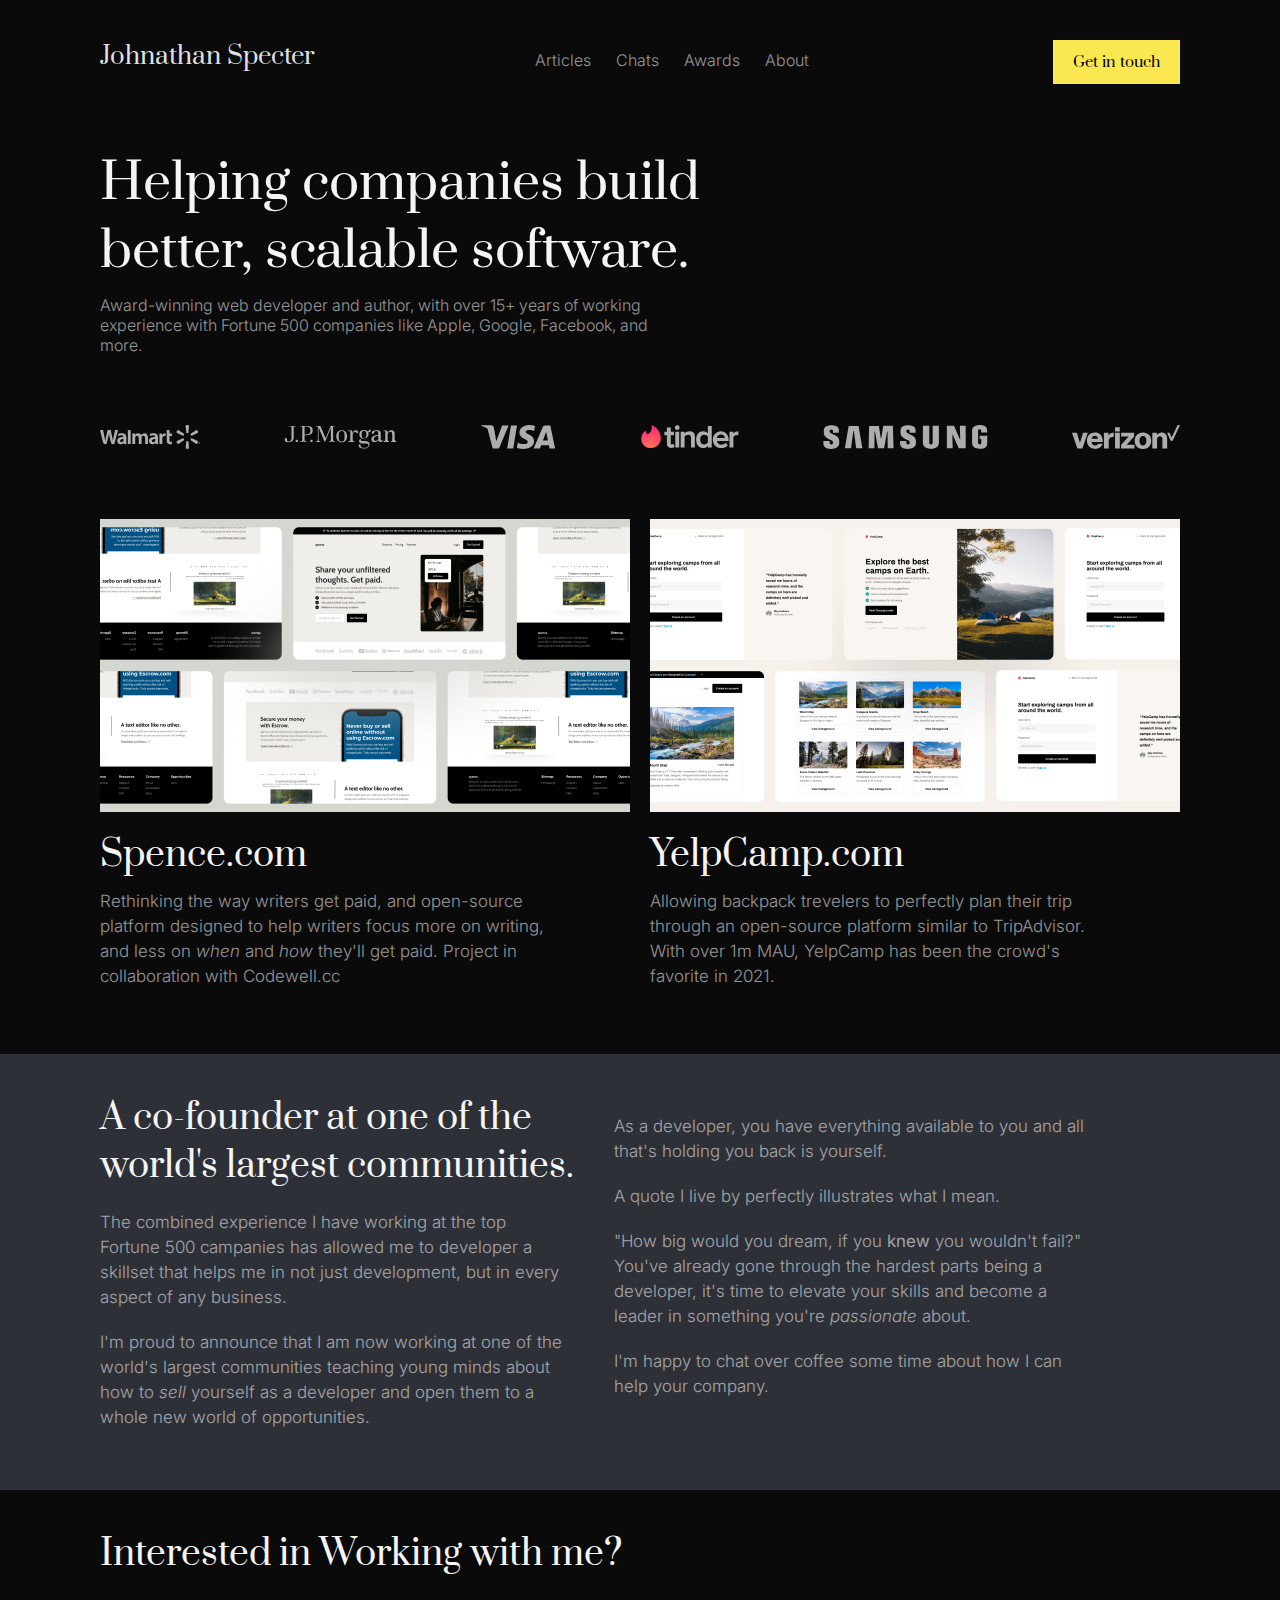
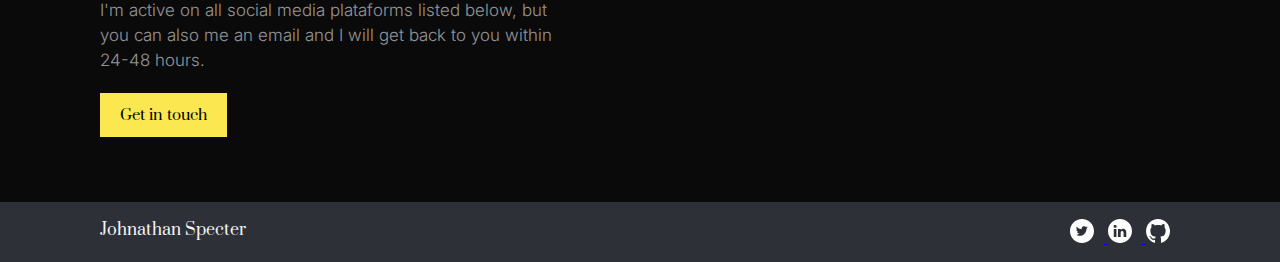
<file: Portifólio/index.html>
<!DOCTYPE html>
<html lang="pt-br">
<head>
    <meta charset="UTF-8">
    <meta name="viewport" content="width=device-width, initial-scale=1.0">
    <title>Portifólio</title>
    <link rel="stylesheet" href="style.css">
</head>
<body>
    <main class="container">

        <header class="cabecalho">
            <h2 class="titulo-logo">
                Johnathan Specter
            </h2>

            <div class="menu-mobile">
                <div class="line1"></div>
                <div class="line2"></div>
                <div class="line3"></div>
            </div>

            <nav class="nav-bar">
                <ul class="links">
                    <li>
                        <a href="#">Articles</a>
                    </li>
                    <li>
                        <a href="#">Chats</a>
                    </li>
                    <li>
                        <a href="#">Awards</a>
                    </li>
                    <li>
                        <a href="#">About</a>
                    </li>
                    <li class="contato">
                        <a href="#">Get in touch</a>
                    </li>
                </ul>
            </nav>

            <button class="botao-header">
                Get in touch
            </button>
        </header>

        <div class="texto-apresentacao">
            <h1>
                Helping companies build better, scalable software.
            </h1>

            <p>
                Award-winning web developer and author, with over 15+ years of working experience with Fortune 500 companies like Apple, Google, Facebook, and more.
            </p>
        </div>

        <div class="logo-marcas">
            <img src="Logos/Walmart.svg" alt="Logo Walmart">
            <img src="Logos/JP Morgan.svg" alt="Logo JP Morgan">
            <img src="Logos/Visa.svg" alt="Logo Visa">
            <img src="Logos/Tinder.svg" alt="Logo Tinder">
            <img src="Logos/Samsung.svg" alt="Logo Samsung">
            <img src="Logos/Verizon.svg" alt="Logo Verizon">
        </div>

        <div class="trabalhos">

            <div class="primeira-imagem">
                <img src="Imagens/Spense.png" alt="Primeiro Trabalho">

                <h3>
                    Spence.com
                </h3>

                <p>
                    Rethinking the way writers get paid, and open-source platform designed to help writers focus more on writing, and less on <span class="italico">when</span> and <span class="italico">how</span> they'll get paid. Project in collaboration with Codewell.cc
                </p>
            </div>
            

            <div class="segunda-imagem">
                <img src="Imagens/YelpCamp.png" alt="Segunda-trabalho">

                <h3>
                    YelpCamp.com
                </h3>

                <p>
                    Allowing backpack trevelers to perfectly plan their trip through an open-source platform similar to TripAdvisor. With over 1m MAU, YelpCamp has been the crowd's favorite in 2021.
                </p>
            </div>       
        </div>
    </main>

    <div class="segundo-container">

        <div class="primeiro-bloco">

            <h3 class="titulo">
                A co-founder at one of the world's largest communities.
            </h3>

            <p class="paragrafo">
                The combined experience I have working at the top Fortune 500 campanies has allowed me to developer a skillset that helps me in not just development, but in every aspect of any business.
            </p> 
        
            <p class="paragrafo">
                I'm proud to announce that I am now working at one of the world's largest communities teaching young minds about how to <span class="italico">sell</span> yourself as a developer and open them to a whole new  world of opportunities.
            </p>
        </div>
        <div class="segundo-bloco">

            <p class="paragrafo">
                As a developer, you have everything available to you and all that's holding you back is yourself.
            </p>
            
            <p class="paragrafo">
                A quote I live by perfectly illustrates what I mean.
            </p>
            
            <p class="paragrafo">
                "How big would you dream, if you <strong>knew</strong> you wouldn't fail?" You've already gone through the hardest parts being a developer, it's time to elevate your skills and become a leader in something you're <span class="italico">passionate</span> about.
            </p>
            
            <p class="paragrafo">
                I'm happy to chat over coffee some time about how I can help your company.
            </p>
        </div>
    </div>
    <div class="terceiro-container">

        <h3 class="titulo">
            Interested in Working with me?
        </h3>

        <p class="paragrafo-social">
            I'm active on all social media plataforms listed below, but you can also me an email and I will get back to you within 24-48 hours.
        </p>

        <button class="botao">
            Get in touch
        </button>
    </div>

    <footer class="rodape">

        <h3 class="titulo-rodape">
            Johnathan Specter
        </h3>

        <div class="icones-sociais">
            <a href="#">
                <img src="Icones Sociais/Twitter.svg" alt="Twitter">
            </a>
            <a href="#">
                <img src="Icones Sociais/LinkedIn.svg" alt="Linkedin">
            </a>
            <a href="#">
                <img src="Icones Sociais/Github.svg" alt="Github">
            </a>
        </div>
    </footer>

    <script src="nav-bar.js"></script>
</body>
</html>
</file>
<file: Portifólio/style.css>
@import url('https://fonts.googleapis.com/css2?family=Prata&display=swap');
@import url('https://fonts.googleapis.com/css2?family=Inter:wght@100;200;300;400;500;600;700;800;900&family=Prata&display=swap');

*{
    padding: 0;
    margin: 0;
    box-sizing: border-box;

}

body{
    background: #0A0A0B;
}

.container{
    margin: 40px 100px 65px 100px;
    color: #FFFFFF;

}

/*------BARRA DE NAVEGAÇÃO------*/

.cabecalho .titulo-logo{
    font-family: 'Prata', serif;
    font-size: 24px;
    font-weight: 100;
    color: #ffffffe3;
}

.cabecalho{
    display: flex;
    justify-content: space-between;
}
.nav-bar a{
    text-decoration: none;
    color: #ffffff92;
    margin-right: 25px;
    font-family: 'Inter', sans-serif;
    font-weight: 300;
    margin-top: 5px;
}

.nav-bar{
    margin-top: 10px;
}

.links{
    list-style: none;
    display: flex;
}

.botao-header{
    background-color: #fbe850;
    padding: 12px 20px;
    border: none;
    font-size: 15px;
    font-family: 'Prata', serif;
    cursor: pointer;
}

.botao-header:hover{
    background-color: #f6e66e;
}

/*------APRESENTAÇÃO DO PORTIFOLIO------*/

.texto-apresentacao{
    margin: 65px 40% 0px 0px;
}

.texto-apresentacao h1{
    color: #f5f5f5;
    font-size: 50px;
    font-weight: 200;
    font-family: 'Prata', serif;
}

.texto-apresentacao p{
    font-family: 'Inter', sans-serif;
    margin-top: 10px;
    margin-right: 100px;
    color: #ffffff92;
    font-weight: 300;
}

/*------LOGO MARCAS------*/

.logo-marcas{
    display: flex;
    justify-content: space-between;
    margin: 70px 0px 70px 0px;
}

.trabalhos h3{
    color: #f5f5f5;
    font-size: 35px;
    font-family: 'Prata', serif;
    font-weight: 200;
    margin: 15px 0px 10px 0px;
}

.trabalhos p{
    color: #ffffff92;
    font-family: 'Inter', sans-serif;
    font-weight: 300;
    font-size: 17px;
    line-height: 25px;
}

.trabalhos{
    display: flex;
}

.trabalhos p{
    margin-right: 90px;
}

.segunda-imagem{
    width: 100%;
}

.segundo-container{
    background-color: #2E3038;
    padding: 40px 130px 40px 100px;
    display: flex;
    justify-content: space-between;
}

.titulo{
    font-size: 35px;
    color: #f5f5f5;
    font-family: 'Prata', serif;
    font-weight: 300;
}

.paragrafo{
    color: #ffffff92;
    font-family: 'Inter', sans-serif;
    font-weight: 300;
    font-size: 17px;
    margin-top: 20px;
    margin-bottom: 20px;
    margin-right: 50px;
    line-height: 25px;
}

.terceiro-container{
    background-color: #0A0A0B;
    margin: 40px 100px 65px 100px;
}

.rodape{
    padding: 17px 100px 15px 100px;
    background-color: #2E3038;
    display: flex;
    justify-content: space-between;
}

.titulo-rodape{
    color: #f5f5f5;
    font-family: 'Prata', serif;
    font-weight: 300;
    font-size: 16px;
}

.icones-sociais img{
    margin-right: 10px;
}

.botao{
    background-color: #fbe850;
    padding: 12px 20px;
    border: none;
    font-size: 15px;
    font-family: 'Prata', serif;
    cursor: pointer;
}

.botao:hover{
    background-color: #f6e66e;
}

.paragrafo-social{
    color: #ffffff92;
    font-family: 'Inter', sans-serif;
    font-weight: 300;
    font-size: 17px;
    margin-top: 20px;
    margin-bottom: 20px;
    margin-right: 56%;
    line-height: 25px;
}

.menu-mobile div{
    width: 32px;
    height: 2px;
    background-color: #fff;
    margin: 8px;
}

.menu-mobile{
    display: none;
    cursor: pointer;
}

.contato{
    display: none;
}

.italico{
    font-style: italic;
}

@media (max-width: 750px) {
    .container{
        margin: 40px 20px;
    }

    .links{
        position: absolute;
        top: 12vh;
        right: 0;
        width: 100vw;
        height: 92vh;
        background: #0A0A0B;
        display: flex;
        flex-direction: column;
        align-items: center;
        justify-content: space-around;
        transform: translateX(100%);
        transition: transform 0.3s ease-in;
    }

    .links li{
        margin-left: 0;
        opacity: 0;
    }

    .menu-mobile{
        display: block;
        margin-left: 425px;
    }

    .texto-apresentacao{
        margin-right: 0;
    }

    .logo-marcas{
        justify-content: center;
        flex-wrap: wrap;
    }

    .logo-marcas img{
        padding: 1em 2.5em;
    }

    .trabalhos{
        display: block;
    }

    .trabalhos img{
        width: 100%;
        height: 70%;
    }

    .trabalhos p{
        width: 100%;
        margin-bottom: 50px;
    }

    .segundo-container{
        padding: 40px 20px;
        display: block;
    }

    .primeiro-bloco{
        margin-bottom: 75px;
    }

    .terceiro-container{
        margin: 40px 20px;
    }

    .paragrafo-social{
        margin-right: 185px;
    }

    .rodape{
        padding: 15px 20px;
    }

    .links.active{
        transform: translateX(0);
    }

    body{
        overflow-x: hidden;
    }

    .botao-header{
        display: none;
    }

    @keyframes navLinkFade {
        from {
          opacity: 0;
          transform: translateX(50px);
        }
        to {
          opacity: 1;
          transform: translateX(0);
        }
      }
      
      .menu-mobile.active .line1 {
        transform: rotate(-45deg) translate(-8px, 8px);
      }
      
      .menu-mobile.active .line2 {
        opacity: 0;
      }
      
      .menu-mobile.active .line3 {
        transform: rotate(45deg) translate(-5px, -7px);
    }
}


@media (max-width: 450px){

    .container{
        margin: 40px 20px;
    }

    .texto-apresentacao{
        margin-top: 50px;
        margin-right: auto;
    }

    .texto-apresentacao h1{
        font-size: 35px;
    }

    .texto-apresentacao p{
        margin-right: 25px;
        line-height: 25px;
        font-size: 16px;
    }

    .logo-marcas{
        display: flex;
        justify-content: center;
        flex-wrap: wrap;
    }

    .logo-marcas img{
        padding: 10px 20px;
    }

    .trabalhos{
        display: block;
    }

    .trabalhos p{
        width: 100%;
        margin: auto;
    }

    .primeira-imagem{
        margin-bottom: 60px;
    }

    .segunda-imagem{
        margin-bottom: 60px;
    }

    .primeira-imagem img{
        width: 100%;
    }

    .segunda-imagem img{
        width: 100%;
    }

    .segundo-container{
        padding: 40px 20px;
        display: block;
    }

    .primeiro-bloco{
        margin-bottom: 70px;
    }

    .terceiro-container{
        margin: 75px 20px 50px 20px;
    }

    .rodape{
        padding: 20px 20px;
    }

    .paragrafo-social{
        margin-right: 0;
    }

    .botao-header{
        display: none;
    }

    body{
        overflow-x: hidden;
    }

    .links{
        position: absolute;
        top: 12vh;
        right: 0;
        width: 100vw;
        height: 92vh;
        background: #0A0A0B;
        display: flex;
        flex-direction: column;
        align-items: center;
        justify-content: space-around;
        transform: translateX(100%);
        transition: transform 0.3s ease-in;
    }

    .links li{
        margin-left: 0;
        opacity: 0;
    }

    .menu-mobile{
        display: block;
        margin-left: 125px;
    }

    .links.active{
        transform: translateX(0);
    }
    @keyframes navLinkFade {
        from {
          opacity: 0;
          transform: translateX(50px);
        }
        to {
          opacity: 1;
          transform: translateX(0);
        }
      }
      
      .menu-mobile.active .line1 {
        transform: rotate(-45deg) translate(-8px, 8px);
      }
      
      .menu-mobile.active .line2 {
        opacity: 0;
      }
      
      .menu-mobile.active .line3 {
        transform: rotate(45deg) translate(-5px, -7px);
      }
}
</file>
